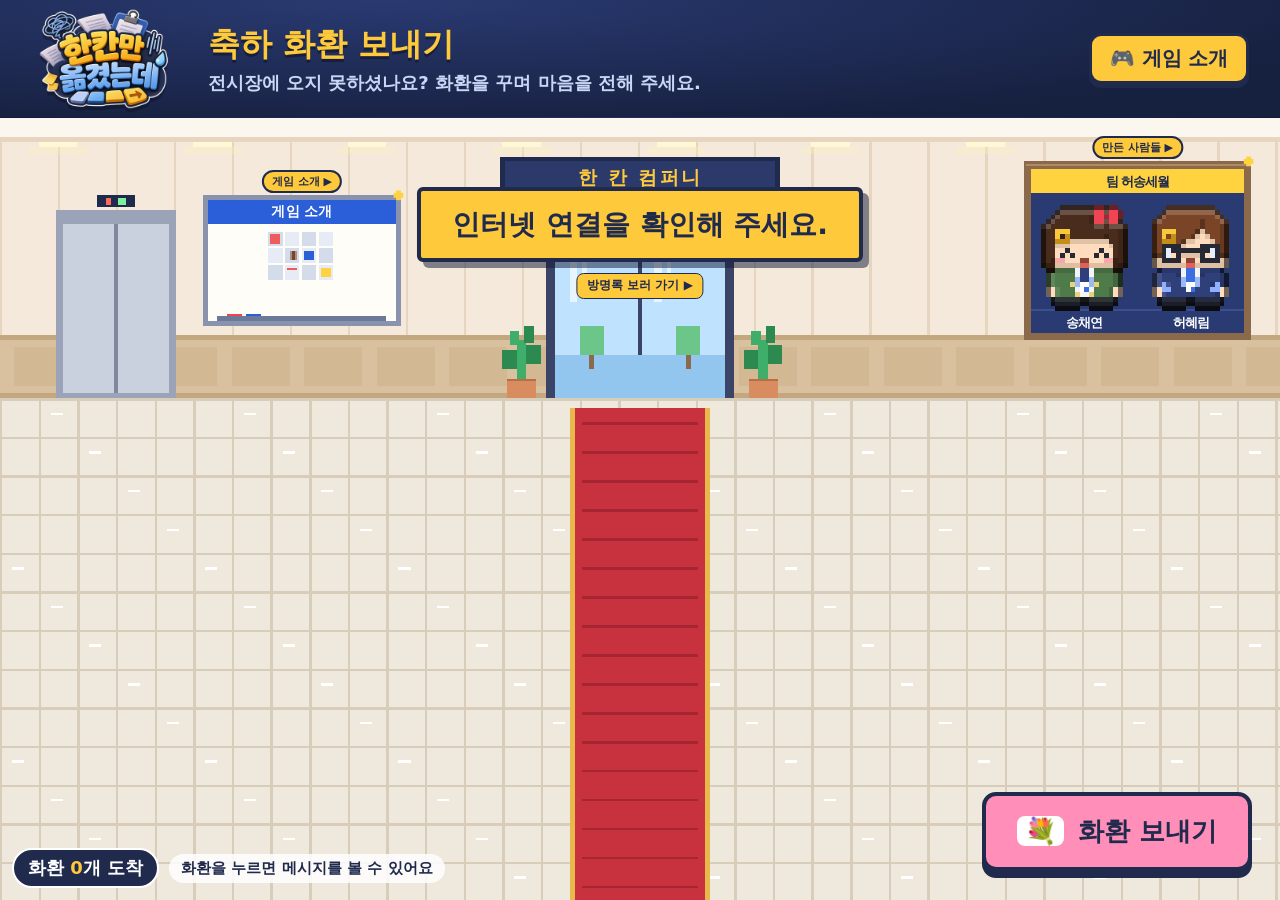
<file: public/wreath/index.html>
<!doctype html>
<html lang="ko">
<head>
<meta charset="utf-8">
<meta name="viewport" content="width=device-width, initial-scale=1, viewport-fit=cover">
<title>한 칸만 옮겼는데 · 축하 화환</title>
<meta name="description" content="졸업전시 「한 칸만 옮겼는데」에 오지 못한 분들도 화환을 꾸며 축하를 보낼 수 있어요.">
<link rel="stylesheet" href="../style.css">
<link rel="stylesheet" href="wreath.css">
</head>
<body class="wreath-page">
  <!-- 머리글 -->
  <header class="w-head">
    <img id="logoHit" src="../assets/logo.webp" alt="한 칸만 옮겼는데">
    <div class="w-copy">
      <b>축하 화환 보내기</b>
      <span>전시장에 오지 못하셨나요? 화환을 꾸며 마음을 전해 주세요.</span>
    </div>
    <button class="w-info-btn" id="infoBtn">🎮 게임 소개</button>
  </header>

  <!-- 공간: 한 칸 컴퍼니 1층 로비 -->
  <section id="space">
    <div id="stage">
      <canvas id="world"></canvas>
      <div id="layer">
        <div class="lobby-sign">한 칸 컴퍼니</div>
        <div class="door-hint">방명록 보러 가기 ▶</div>
        <div id="empty" class="empty w-empty hidden">
          <b>아직 도착한 화환이 없어요</b>
          <span>첫 번째 화환을 보내 주세요!</span>
        </div>
      </div>
    </div>
    <div id="toast" class="toast"></div>
    <div class="w-status"><span id="stCount">화환 0개 도착</span><span class="w-tip">화환을 누르면 메시지를 볼 수 있어요</span></div>
    <button id="joinBtn" class="join-btn w-join"><span class="ic">💐</span> 화환 보내기</button>
  </section>

  <!-- 보내기 흐름 -->
  <section id="flow" class="hidden">
    <div class="flow-bg"></div>

    <!-- 0. 시작 -->
    <div class="step" data-step="start">
      <img class="logo" src="../assets/logo.webp" alt="한 칸만 옮겼는데">
      <p class="lead">졸업전시에 와 주지 못해도 괜찮아요!<br>화환을 꾸며 보내면 <b>한 칸 컴퍼니 로비</b>에 배달돼요.</p>
      <button class="btn big primary" data-go="design">화환 꾸미기 시작</button>
      <p class="notice">보낸 화환과 리본 문구, 메시지는 이 사이트에 공개돼요.</p>
      <button class="btn ghost" data-close>로비 구경하기</button>
    </div>

    <!-- 1. 꾸미기 -->
    <div class="step" data-step="design">
      <header class="stage-head"><button class="back" data-back>←</button><div class="stage-tag">STEP 1</div><h2>화환 꾸미기</h2><div class="dots"><i class="on"></i><i></i><i></i></div></header>
      <div class="wardrobe">
        <div class="fitting w-fitting">
          <canvas id="bigPreview"></canvas>
          <button class="btn small" id="randomBtn">🎲 랜덤</button>
        </div>
        <div class="closet">
          <div class="ctabs" id="ctabs"></div>
          <div class="options" id="options"></div>
        </div>
      </div>
      <footer class="step-foot"><button class="btn big primary" data-go="ribbon">리본 달기</button></footer>
    </div>

    <!-- 2. 리본 -->
    <div class="step" data-step="ribbon">
      <header class="stage-head"><button class="back" data-back>←</button><div class="stage-tag">STEP 2</div><h2>리본 문구</h2><div class="dots"><i class="on"></i><i class="on"></i><i></i></div></header>
      <div class="w-ribbon">
        <canvas id="ribbonPreview"></canvas>
        <div class="w-fields">
          <label class="w-field">
            <span>왼쪽 리본 · 축하 문구</span>
            <input id="ribbonInput" autocomplete="off" placeholder="축 졸업전시">
          </label>
          <div class="chips" id="ribbonChips"></div>
          <label class="w-field">
            <span>오른쪽 리본 · 보내는 사람</span>
            <input id="senderInput" autocomplete="off" placeholder="이름 (비워 두면 익명)">
          </label>
          <div class="chips" id="senderChips"></div>
        </div>
      </div>
      <footer class="step-foot"><button class="btn big primary" data-go="msg">카드 쓰기</button></footer>
    </div>

    <!-- 3. 카드 메시지 -->
    <div class="step" data-step="msg">
      <header class="stage-head"><button class="back" data-back>←</button><div class="stage-tag">STEP 3</div><h2>축하 카드</h2><div class="dots"><i class="on"></i><i class="on"></i><i class="on"></i></div></header>
      <div class="w-card">
        <div class="w-card-top">💌 축하 카드 <small>(선택)</small></div>
        <textarea id="msgInput" placeholder="졸업과 전시를 축하하는 한 마디를 남겨 주세요"></textarea>
        <div class="w-card-foot"><span id="msgCount">0 / 80자</span></div>
      </div>
      <div class="chips" id="msgChips"></div>
      <p class="err" id="err"></p>
      <footer class="step-foot"><button class="btn big primary" id="submitBtn">화환 보내기</button></footer>
    </div>

    <!-- 4. 완료 -->
    <div class="step" data-step="done">
      <canvas id="doneFace"></canvas>
      <h2 class="done-title">배달 완료!</h2>
      <p class="lead" id="doneText">로비에서 내 화환을 찾아보세요.</p>
      <button class="btn big primary" data-close>로비로 가기</button>
    </div>
  </section>

  <!-- 화환 보기 -->
  <div id="viewer" class="modal hidden">
    <div class="w-view">
      <button class="x" data-vclose>✕</button>
      <canvas id="vFace"></canvas>
      <div class="w-view-body">
        <div class="w-view-meta"><b id="vSender"></b><span id="vInfo"></span></div>
        <p class="w-view-ribbon" id="vRibbon"></p>
        <p id="vMsg"></p>
      </div>
    </div>
  </div>

  <!-- 게임 소개 (로비의 게시판·액자, 머리글 버튼) -->
  <div id="gameInfo" class="modal hidden">
    <div class="gi-doc">
      <div class="doc-title"><b>W</b> 한칸만옮겼는데_소개.docx<button class="x" data-giclose>✕</button></div>
      <nav class="gi-nav">
        <button data-gi="story">이야기</button><button data-gi="rules">업무 규정</button><button data-gi="play">직접 해 보기</button>
        <button data-gi="video">영상</button><button data-gi="behind">비하인드</button><button data-gi="team">만든 사람들</button>
      </nav>
      <div class="gi-page"></div>
    </div>
  </div>

  <!-- 관리자 (로고를 3초 안에 5번) -->
  <div id="admin" class="modal hidden">
    <div class="admin-card">
      <div class="admin-head"><b>관리자 · 화환</b><button class="x" data-aclose>✕</button></div>
      <div id="authPane">
        <form id="loginPane" class="admin-box" autocomplete="on">
          <b>관리자 로그인</b>
          <p class="hint" id="loginHint">방명록과 같은 관리자 계정으로 로그인해요.</p>
          <input id="loginEmail" type="email" autocomplete="username" placeholder="이메일">
          <input id="loginPw" type="password" autocomplete="current-password" placeholder="비밀번호">
          <button class="btn small primary" type="submit">로그인</button>
        </form>
        <p class="err" id="pinErr"></p>
      </div>
      <div id="adminPane" class="hidden">
        <div class="admin-tools"><button class="btn small" id="reloadBtn">새로고침</button><span id="adminCount"></span></div>
        <div class="admin-list" id="adminList"></div>
      </div>
    </div>
  </div>

  <script type="module" src="wreath.js"></script>
</body>
</html>
</file>
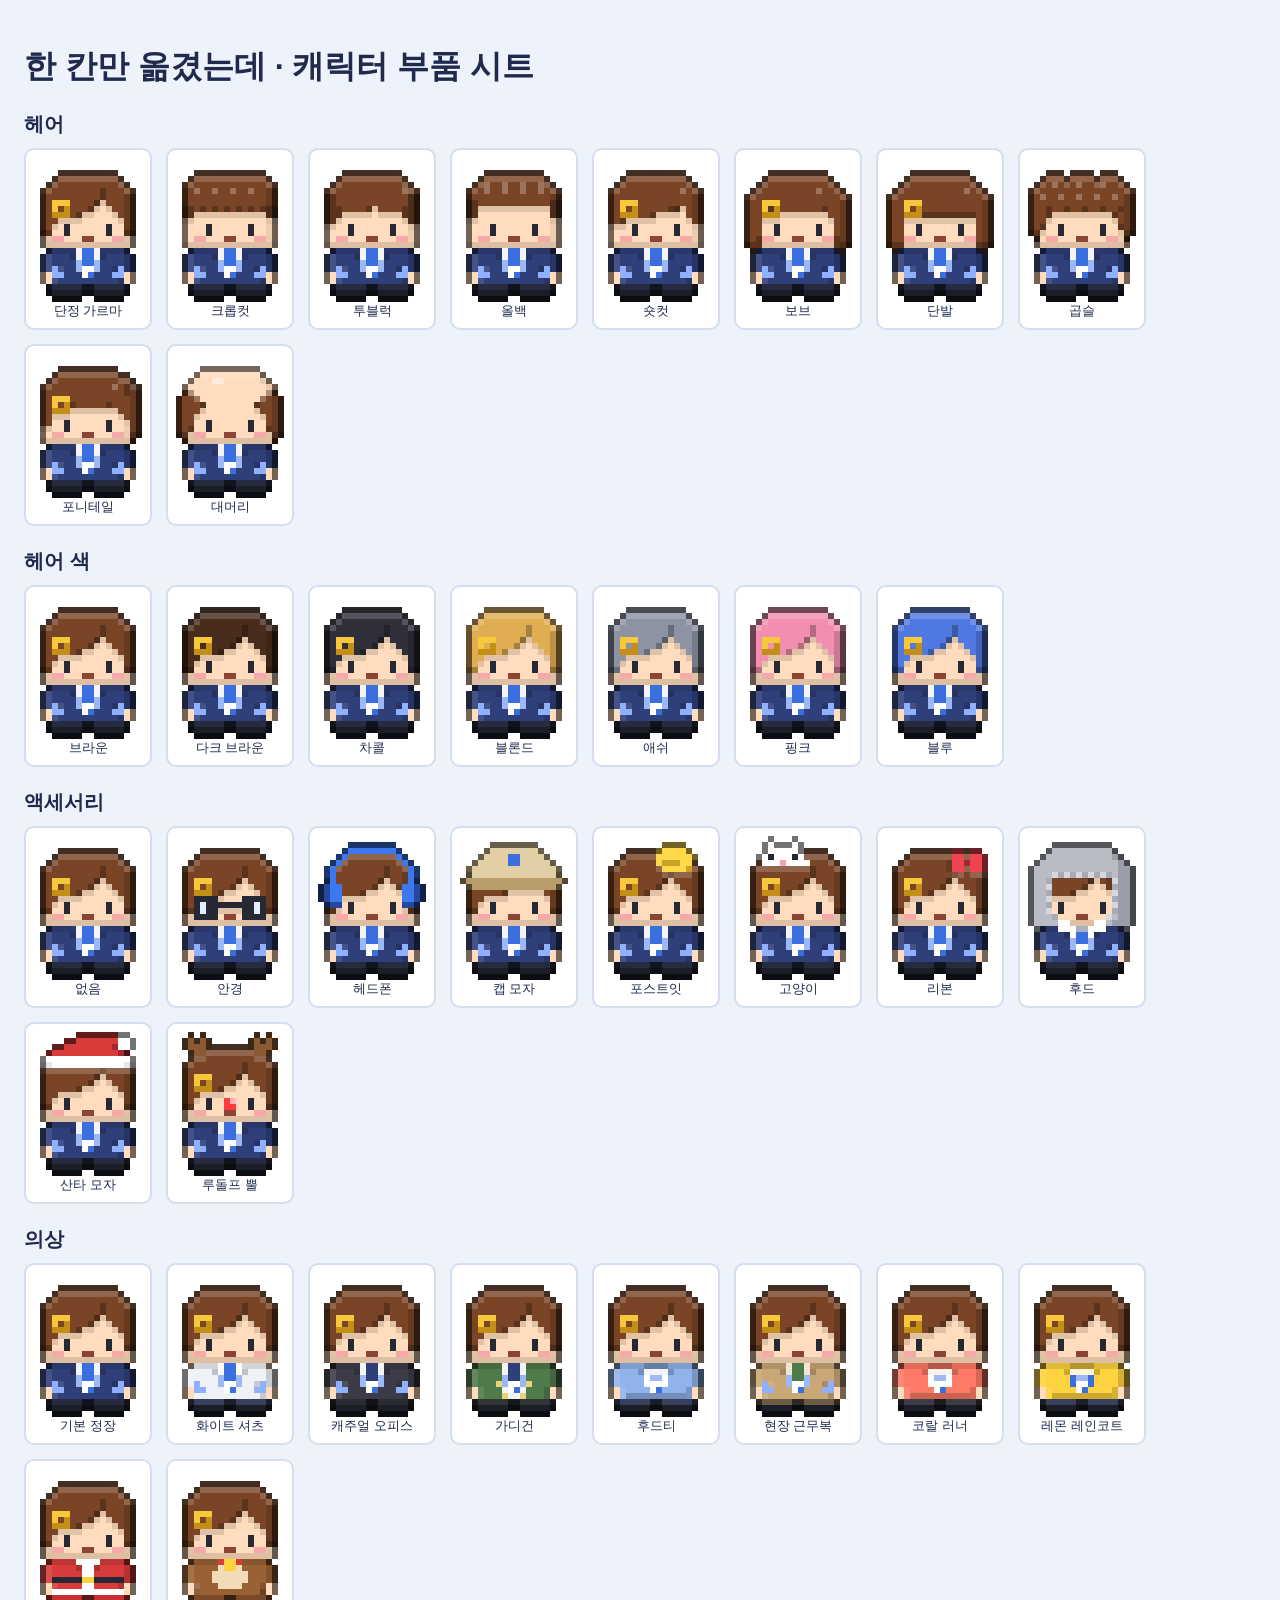
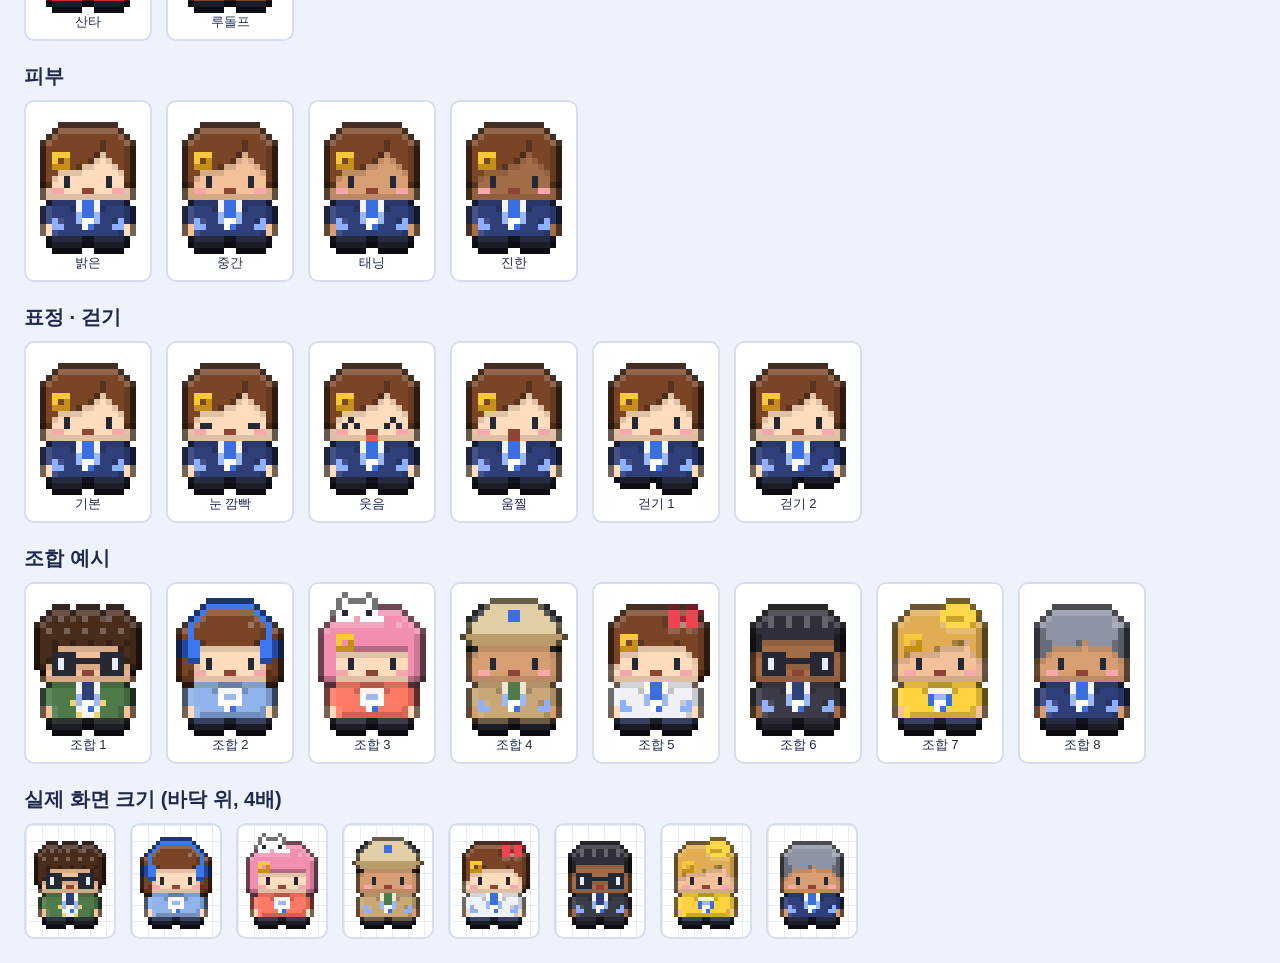
<file: public/sheet.html>
<!doctype html>
<html lang="ko">
<head>
<meta charset="utf-8">
<title>캐릭터 부품 시트</title>
<style>
  body { margin: 0; padding: 24px; background: #eef2fa; font-family: "Malgun Gothic", sans-serif; color: #1f2a4d; }
  h2 { margin: 22px 0 10px; font-size: 20px; }
  .row { display: flex; flex-wrap: wrap; gap: 14px; }
  figure { margin: 0; background: #fff; border: 2px solid #d5ddef; border-radius: 10px; padding: 8px; text-align: center; font-size: 13px; }
  canvas { image-rendering: pixelated; display: block; }
  .floor { background: linear-gradient(#e6ebf5 1px, transparent 1px) 0 0 / 16px 16px, linear-gradient(90deg, #e6ebf5 1px, transparent 1px) 0 0 / 16px 16px, #fff; }
</style>
</head>
<body>
<h1>한 칸만 옮겼는데 · 캐릭터 부품 시트</h1>
<div id="out"></div>
<script type="module">
import { PART_LISTS, DEFAULT_LOOK, paintLook } from './sprites.js';
const out = document.getElementById('out');
function section(title, items) {
  const h = document.createElement('h2'); h.textContent = title; out.append(h);
  const row = document.createElement('div'); row.className = 'row'; out.append(row);
  for (const { look, label, expr, frame, scale = 6, floor } of items) {
    const f = document.createElement('figure'); if (floor) f.classList.add('floor');
    const c = document.createElement('canvas'); paintLook(c, look, { scale, expr, frame });
    const cap = document.createElement('figcaption'); cap.textContent = label;
    f.append(c, cap); row.append(f);
  }
}
const base = { ...DEFAULT_LOOK };
const titles = { hair: '헤어', hairColor: '헤어 색', acc: '액세서리', outfit: '의상', skin: '피부' };
for (const key of Object.keys(PART_LISTS)) section(titles[key], PART_LISTS[key].map((p) => ({ look: { ...base, [key]: p.id }, label: p.name })));
section('표정 · 걷기', [
  ['normal', 0, '기본'], ['blink', 0, '눈 깜빡'], ['happy', 0, '웃음'], ['oops', 0, '움찔'], ['normal', 1, '걷기 1'], ['normal', 2, '걷기 2'],
].map(([expr, frame, label]) => ({ look: base, expr, frame, label })));
const mixes = [
  { hair: 'curly', hairColor: 'dark', acc: 'glasses', outfit: 'cardigan', skin: 'mid' },
  { hair: 'bob', hairColor: 'brown', acc: 'headphone', outfit: 'hoodie', skin: 'light' },
  { hair: 'blunt', hairColor: 'pink', acc: 'cat', outfit: 'coral', skin: 'light' },
  { hair: 'crop', hairColor: 'charcoal', acc: 'cap', outfit: 'field', skin: 'tan' },
  { hair: 'pony', hairColor: 'brown', acc: 'ribbon', outfit: 'white', skin: 'light' },
  { hair: 'slick', hairColor: 'charcoal', acc: 'glasses', outfit: 'casual', skin: 'deep' },
  { hair: 'short', hairColor: 'blonde', acc: 'postit', outfit: 'lemon', skin: 'mid' },
  { hair: 'twoblock', hairColor: 'ash', acc: 'none', outfit: 'suit', skin: 'tan' },
];
section('조합 예시', mixes.map((look, i) => ({ look, label: '조합 ' + (i + 1) })));
section('실제 화면 크기 (바닥 위, 4배)', mixes.map((look, i) => ({ look, label: '', scale: 4, floor: true })));
</script>
</body>
</html>
</file>
<file: public/style.css>
:root {
  --blue: #2b5fd9; --blue-d: #1f47a8; --blue-l: #e3ebfb; --navy: #1f2a4d; --ink: #3b4466;
  --yellow: #ffc93c; --yellow-d: #e0a419; --coral: #ff6b5b; --green: #3fbf7f;
  --paper: #ffffff; --bg: #dfe8fb;
  --font: "Malgun Gothic", "맑은 고딕", "Apple SD Gothic Neo", "Noto Sans KR", system-ui, sans-serif;
}
* { box-sizing: border-box; -webkit-tap-highlight-color: transparent; }
html, body { margin: 0; height: 100%; overflow: hidden; background: #16203f; font-family: var(--font); color: var(--navy);
  -webkit-user-select: none; user-select: none; overscroll-behavior: none; touch-action: manipulation; }
input, textarea { -webkit-user-select: text; user-select: text; font-family: var(--font); }
button { font-family: var(--font); cursor: pointer; touch-action: manipulation; }
.hidden { display: none !important; }

/* ---------- 공간 ---------- */
#space { position: fixed; inset: 0; background: radial-gradient(ellipse at 50% 40%, #2a3a72, #121a36 75%); }
#world, #layer { position: absolute; image-rendering: pixelated; image-rendering: crisp-edges; }
#stage { position: absolute; inset: 0; }
.booth-head { display: none; }
#layer { --s: 4; overflow: hidden; }
.L { position: absolute; }
#adminHit { position: absolute; left: 0; top: 0; width: max(calc(16px * var(--s)), 48px); height: max(calc(14px * var(--s)), 48px); background: transparent; border: 0; z-index: 5; }
.title-text { position: absolute; left: 0; right: 0; top: 0; height: calc(14px * var(--s)); line-height: calc(14px * var(--s));
  text-align: center; color: #fff; font-size: calc(6.2px * var(--s)); font-weight: 600; pointer-events: none; }
.tabs { position: absolute; left: calc(10px * var(--s)); right: calc(10px * var(--s)); top: calc(14.5px * var(--s)); height: calc(9px * var(--s));
  display: flex; gap: calc(9px * var(--s)); align-items: center; font-size: calc(5.2px * var(--s)); color: #4a5578; pointer-events: none; }
.tabs .on { color: var(--blue); font-weight: 700; box-shadow: 0 calc(1px * var(--s)) 0 var(--blue); }
.tabs .font { position: absolute; left: calc(219px * var(--s)); top: calc(9.5px * var(--s)); font-size: calc(4.4px * var(--s)); color: #3b4466; }
.door-sign { position: absolute; left: calc(428px * var(--s)); top: calc(43px * var(--s)); width: calc(24px * var(--s)); height: calc(9px * var(--s));
  line-height: calc(9px * var(--s)); text-align: center; color: #fff; font-weight: 800; font-size: calc(6px * var(--s)); letter-spacing: .05em; pointer-events: none; }
.status-text { position: absolute; left: calc(10px * var(--s)); top: calc((var(--lh, 324) - 10) * 1px * var(--s)); height: calc(10px * var(--s)); display: flex; gap: calc(12px * var(--s));
  align-items: center; font-size: calc(5px * var(--s)); color: #4a5578; pointer-events: none; }
.status-text b { color: var(--blue); }
.zoom-text { position: absolute; left: calc(544px * var(--s)); top: calc((var(--lh, 324) - 10) * 1px * var(--s)); height: calc(10px * var(--s)); line-height: calc(10px * var(--s));
  font-size: calc(4.6px * var(--s)); color: #4a5578; pointer-events: none; }

.name-tag { position: absolute; left: 0; top: 0; padding: 0 calc(1.5px * var(--s)); max-width: calc(34px * var(--s)); white-space: nowrap; overflow: hidden; text-overflow: ellipsis;
  font-size: calc(4.1px * var(--s)); line-height: 1.25; font-weight: 700; color: var(--navy); background: rgba(255,255,255,.85);
  border-radius: calc(1px * var(--s)); pointer-events: none; z-index: 2; }
.name-tag.new { background: var(--yellow); }
.bubble { position: absolute; left: 0; top: 0; max-width: calc(92px * var(--s)); width: max-content; padding: calc(2.5px * var(--s)) calc(4px * var(--s));
  background: #fff; color: var(--navy); font-size: calc(5.2px * var(--s)); line-height: 1.35; font-weight: 600; word-break: keep-all; overflow-wrap: anywhere;
  border: calc(1px * var(--s)) solid var(--navy); box-shadow: calc(1px * var(--s)) calc(1px * var(--s)) 0 rgba(31,42,77,.25);
  opacity: 0; pointer-events: none; transition: opacity .25s; margin-top: calc(-3px * var(--s)); }
.bubble::after { content: ""; position: absolute; left: 50%; bottom: calc(-3px * var(--s)); width: calc(4px * var(--s)); height: calc(4px * var(--s));
  background: #fff; border-right: calc(1px * var(--s)) solid var(--navy); border-bottom: calc(1px * var(--s)) solid var(--navy); transform: translateX(-50%) rotate(45deg); }
.bubble.on { opacity: 1; }

.empty { position: absolute; left: calc(100px * var(--s)); top: calc(170px * var(--s)); transform: translate(-50%, -50%); text-align: center; background: rgba(255,255,255,.92);
  padding: calc(6px * var(--s)) calc(12px * var(--s)); border: calc(1px * var(--s)) dashed var(--blue); pointer-events: none; }
.empty b { display: block; font-size: calc(7px * var(--s)); color: var(--blue); }
.empty span { font-size: calc(5px * var(--s)); color: var(--ink); }

.toast { position: absolute; left: 50%; top: 9%; transform: translate(-50%, -30px); opacity: 0; transition: .35s; z-index: 30;
  background: var(--yellow); color: var(--navy); font-weight: 800; font-size: clamp(18px, 2.2vw, 40px); padding: .5em 1.1em;
  border: 4px solid var(--navy); box-shadow: 6px 6px 0 rgba(15,22,50,.5); border-radius: 6px; white-space: nowrap; pointer-events: none; }
.toast.on { opacity: 1; transform: translate(-50%, 0); }
.group-banner { position: absolute; left: 50%; bottom: 10%; transform: translate(-50%, 30px); opacity: 0; transition: .3s; z-index: 30; pointer-events: none;
  background: var(--blue); color: #fff; font-weight: 800; font-size: clamp(16px, 1.8vw, 34px); padding: .45em 1.1em; border: 4px solid var(--navy);
  box-shadow: 6px 6px 0 rgba(15,22,50,.5); border-radius: 6px; white-space: nowrap; }
.group-banner.on { opacity: 1; transform: translate(-50%, 0); }
.group-banner .arrow { display: inline-block; background: var(--yellow); color: var(--navy); padding: 0 .35em; border-radius: 4px; margin-right: .3em; }

.join-btn { position: absolute; right: 2.2vw; bottom: 3.2vh; z-index: 20; font-size: clamp(18px, 2vw, 36px); font-weight: 800; color: var(--navy);
  background: var(--yellow); border: 4px solid var(--navy); border-radius: 14px; padding: .7em 1.2em; box-shadow: 0 7px 0 var(--navy);
  animation: nudge 2.4s ease-in-out infinite; }
.join-btn:active { transform: translateY(5px); box-shadow: 0 2px 0 var(--navy); animation: none; }
.join-btn .ic { display: inline-block; background: var(--blue); color: #fff; border-radius: 8px; padding: 0 .3em; margin-right: .2em; }
@keyframes nudge { 0%, 80%, 100% { transform: translateY(0); } 88% { transform: translateY(-8px); } }
body.mode-display .join-btn, body.mode-booth .join-btn, body.mode-kiosk #space, body.mode-kiosk .btn.ghost { display: none; }

/* ---------- 참여 흐름 ---------- */
#flow { position: fixed; inset: 0; z-index: 40; display: flex; align-items: center; justify-content: center; }
.flow-bg { position: absolute; inset: 0; background:
  linear-gradient(rgba(43,95,217,.06) 1px, transparent 1px) 0 0 / 32px 32px,
  linear-gradient(90deg, rgba(43,95,217,.06) 1px, transparent 1px) 0 0 / 32px 32px, var(--bg); }
.step { position: relative; display: none; width: min(1100px, 94vw); max-height: 96vh; flex-direction: column; align-items: center; gap: 18px; }
.step.on { display: flex; animation: pop .3s ease-out; }
@keyframes pop { from { opacity: 0; transform: translateY(14px); } to { opacity: 1; transform: none; } }
.logo { width: min(560px, 70vw); filter: drop-shadow(0 8px 0 rgba(31,42,77,.12)); }
.lead { font-size: clamp(18px, 2vw, 28px); text-align: center; line-height: 1.6; margin: 0; color: var(--ink); font-weight: 600; }

.btn { white-space: nowrap; border: 3px solid var(--navy); background: #fff; color: var(--navy); font-weight: 800; border-radius: 14px; padding: .55em 1.1em; font-size: 20px;
  box-shadow: 0 5px 0 var(--navy); transition: transform .06s; min-height: 56px; }
.btn:active { transform: translateY(4px); box-shadow: 0 1px 0 var(--navy); }
.btn.big { font-size: clamp(22px, 2.3vw, 34px); padding: .55em 1.6em; min-height: 76px; }
.btn.primary { background: var(--blue); color: #fff; }
.btn.small { font-size: 18px; min-height: 48px; padding: .35em .9em; }
.btn.ghost { background: transparent; box-shadow: none; border-color: transparent; color: var(--ink); text-decoration: underline; }
.btn:disabled { opacity: .5; }

.stage-head { width: 100%; display: flex; align-items: center; gap: 16px; background: #fff; border: 3px solid var(--navy); border-radius: 16px; padding: 10px 18px;
  box-shadow: 0 5px 0 rgba(31,42,77,.2); }
.stage-head h2 { margin: 0; font-size: clamp(22px, 2.4vw, 34px); flex: 1; }
.stage-tag { background: var(--blue-l); color: var(--blue); font-weight: 800; padding: 4px 14px; border-radius: 999px; font-size: 18px; }
.back { width: 56px; height: 56px; border-radius: 12px; border: 3px solid var(--navy); background: var(--blue); color: #fff; font-size: 28px; font-weight: 800; }
.dots { display: flex; gap: 8px; }
.dots i { width: 18px; height: 18px; border-radius: 4px; background: #d5ddef; border: 2px solid var(--navy); }
.dots i.on { background: var(--yellow); }
.step-foot { display: flex; justify-content: center; width: 100%; }

/* 옷장 */
.wardrobe { width: 100%; display: grid; grid-template-columns: minmax(240px, 34%) 1fr; gap: 18px; min-height: 0; }
.fitting { position: relative; background: linear-gradient(#f4f7fe, #e4ecfc); border: 3px solid var(--navy); border-radius: 18px; display: flex; flex-direction: column;
  align-items: center; justify-content: center; padding: 30px 10px 18px; gap: 10px; overflow: hidden; }
.rack { position: absolute; top: 18px; left: 10%; right: 10%; height: 8px; background: #b6c3e2; border-radius: 4px; }
.rack::before, .rack::after { content: ""; position: absolute; top: 8px; width: 34px; height: 46px; border-radius: 6px 6px 2px 2px; }
.rack::before { left: 8%; background: var(--coral); opacity: .6; } .rack::after { right: 8%; background: var(--yellow); opacity: .7; }
#bigPreview { position: relative; image-rendering: pixelated; width: min(100%, 260px); height: auto; z-index: 1; margin-top: 30px; }
.pedestal { width: 70%; height: 22px; background: #c7d3ee; border-radius: 50%; margin-top: -24px; border: 3px solid #a9b8dc; }
.closet { background: #fff; border: 3px solid var(--navy); border-radius: 18px; display: flex; flex-direction: column; min-height: 0; overflow: hidden; }
.ctabs { display: flex; gap: 6px; padding: 10px; background: #f1f4fb; border-bottom: 2px solid #d5ddef; flex-wrap: wrap; }
.ctabs button { flex: 1; min-width: 90px; min-height: 54px; border: 2px solid transparent; border-radius: 10px; background: transparent; font-size: 19px; font-weight: 800; color: #6a7597; }
.ctabs button.on { background: #fff; border-color: var(--navy); color: var(--blue); box-shadow: 0 3px 0 var(--navy); }
.options { display: grid; grid-template-columns: repeat(auto-fill, minmax(118px, 1fr)); gap: 10px; padding: 12px; overflow-y: auto; max-height: 52vh; }
.opt { display: flex; flex-direction: column; align-items: center; gap: 4px; padding: 8px 4px; border: 3px solid #d5ddef; border-radius: 12px; background: #f8faff;
  font-size: 16px; font-weight: 700; color: var(--ink); min-height: 118px; }
.opt canvas { image-rendering: pixelated; width: 72px; height: 96px; }
.opt.on { border-color: var(--blue); background: #eaf0ff; box-shadow: 0 0 0 3px var(--yellow) inset; }
.opt .sw { width: 64px; height: 64px; border-radius: 10px; border: 3px solid var(--navy); margin: 12px 0; }

/* 사원증 */
.badge-wrap { position: relative; display: flex; flex-direction: column; align-items: center; }
.lanyard { width: 120px; height: 60px; border: 10px solid var(--blue); border-bottom: 0; border-radius: 60px 60px 0 0; margin-bottom: -8px; }
.badge { width: min(440px, 80vw); background: #fff; border: 4px solid var(--navy); border-radius: 22px; padding: 18px 26px 26px; display: flex; flex-direction: column;
  align-items: center; gap: 12px; box-shadow: 0 8px 0 rgba(31,42,77,.25); }
.badge-top { width: 100%; background: var(--blue); color: #fff; font-weight: 800; text-align: center; border-radius: 10px; padding: 8px; font-size: 18px; }
#badgeFace { image-rendering: pixelated; width: 150px; height: auto; background: var(--blue-l); border-radius: 12px; border: 3px solid #c7d3ee; }
#nameInput { width: 100%; font-size: 30px; font-weight: 800; text-align: center; border: 0; border-bottom: 4px dashed var(--blue); padding: 8px; outline: none; color: var(--navy); background: transparent; }
.badge-bar { width: 70%; height: 14px; background: repeating-linear-gradient(90deg, var(--navy) 0 3px, transparent 3px 6px, var(--navy) 6px 7px, transparent 7px 11px); }
.chips { display: flex; flex-wrap: wrap; gap: 10px; justify-content: center; max-width: 100%; }
.chip { border: 2px solid var(--navy); background: #fff; border-radius: 999px; padding: 10px 18px; font-size: 18px; font-weight: 700; color: var(--ink); min-height: 50px; }
.chip:active { background: var(--yellow); }
.chip.alt { background: var(--blue-l); }

/* 워드 문서 */
.doc { width: 100%; background: #fff; border: 3px solid var(--navy); border-radius: 14px; overflow: hidden; box-shadow: 0 6px 0 rgba(31,42,77,.2); }
.doc-title { background: var(--blue); color: #fff; font-weight: 700; padding: 8px 14px; font-size: 18px; display: flex; align-items: center; gap: 8px; }
.doc-title b { background: #fff; color: var(--blue); border-radius: 4px; padding: 0 6px; }
.doc-ribbon { display: flex; gap: 6px; align-items: center; background: #f3f5fa; padding: 6px 14px; border-bottom: 1px solid #d9dfeb; font-size: 16px; color: var(--ink); }
.doc-ribbon span { width: 30px; text-align: center; font-weight: 800; }
.doc-ribbon em { font-style: normal; background: #fff; border: 1px solid #d9dfeb; padding: 2px 10px; margin-left: 6px; }
.doc-page { position: relative; padding: 22px 26px 22px 150px; min-height: 230px; background:
  linear-gradient(#eef2fa 1px, transparent 1px) 0 0 / 100% 46px, #fff; }
#docFace, #vFace { position: absolute; left: 24px; top: 22px; image-rendering: pixelated; width: 100px; height: auto; }
#msgInput { width: 100%; height: 190px; border: 0; outline: none; resize: none; background: transparent; font-size: clamp(24px, 2.4vw, 32px); line-height: 46px; color: var(--navy); font-weight: 600; }
.doc-status { display: flex; gap: 22px; padding: 6px 14px; background: #e8ecf4; font-size: 16px; color: #4a5578; }
.err { color: #d63b3b; font-weight: 800; min-height: 1.2em; margin: 0; font-size: 20px; }

/* 완료 */
#doneFace { image-rendering: pixelated; width: 200px; height: auto; animation: hop 1s ease-in-out infinite; }
@keyframes hop { 50% { transform: translateY(-14px); } }
.done-title { font-size: clamp(40px, 5vw, 72px); margin: 0; color: var(--blue); -webkit-text-stroke: 2px var(--navy); text-shadow: 0 5px 0 var(--yellow); }

/* 보기 / 관리자 */
.modal { position: fixed; inset: 0; z-index: 60; background: rgba(15,22,50,.55); display: flex; align-items: center; justify-content: center; }
.viewer-doc { width: min(820px, 92vw); animation: pop .25s ease-out; }
.viewer-doc .doc-page { min-height: 260px; padding-left: 160px; }
.x { margin-left: auto; width: 44px; height: 44px; border: 2px solid #fff; border-radius: 10px; background: transparent; color: #fff; font-size: 22px; font-weight: 800; }
.v-meta { display: flex; gap: 14px; align-items: baseline; margin-bottom: 8px; }
.v-meta b { font-size: 28px; }
.v-meta span { color: #6a7597; font-size: 18px; }
#vMsg { font-size: clamp(24px, 2.6vw, 34px); line-height: 46px; margin: 0; font-weight: 600; white-space: pre-wrap; word-break: keep-all; overflow-wrap: anywhere; }

.admin-card { width: min(900px, 94vw); max-height: 90vh; background: #fff; border: 3px solid var(--navy); border-radius: 16px; display: flex; flex-direction: column; overflow: hidden; }
.admin-head { display: flex; align-items: center; background: var(--navy); color: #fff; padding: 10px 16px; font-size: 20px; }
#pinPane { display: flex; flex-direction: column; align-items: center; gap: 14px; }
.pin-dots { display: flex; gap: 12px; min-height: 28px; }
.pin-dots i { width: 22px; height: 22px; border-radius: 50%; background: var(--navy); }
.keypad { display: grid; grid-template-columns: repeat(3, 90px); gap: 10px; }
.keypad button { height: 72px; font-size: 28px; font-weight: 800; border: 3px solid var(--navy); border-radius: 12px; background: #f1f4fb; }
#authPane { padding: 16px 20px 20px; display: flex; flex-direction: column; gap: 14px; overflow-y: auto; }
.admin-box { border: 2px solid #e1e6f2; border-radius: 12px; padding: 14px; display: flex; flex-direction: column; gap: 8px; }
.admin-box b { font-size: 18px; }
.admin-box .hint { margin: 0; color: #6a7597; font-size: 15px; }
.admin-box input { font-size: 20px; padding: 10px 12px; border: 2px solid #c7d3ee; border-radius: 10px; outline: none; width: 100%; }
.admin-box input:focus { border-color: var(--blue); }
.field-row { display: flex; gap: 8px; }
.state { margin: 0; font-weight: 700; color: var(--blue); }
.notice { margin: 0; font-size: 16px; color: #6a7597; text-align: center; }
.notice.warn { color: #d63b3b; font-weight: 800; font-size: 20px; line-height: 1.5; }
.admin-tools { display: flex; gap: 10px; align-items: center; padding: 12px 16px; border-bottom: 2px solid #e1e6f2; }
.admin-tools span { margin-left: auto; color: #6a7597; }
.admin-list { overflow-y: auto; padding: 8px 16px 16px; }
.arow { display: grid; grid-template-columns: 56px 1fr auto; gap: 12px; align-items: center; padding: 10px 0; border-bottom: 1px solid #eef1f7; }
.arow.hid { opacity: .45; }
.arow .no { font-weight: 800; color: var(--blue); }
.arow .t b { display: block; } .arow .t span { color: var(--ink); }
.arow .t small { color: #8a93ad; }

/* ---------- 부스 모드: 방명록 + 세로 영상 (?mode=booth) ---------- */
body.mode-booth { --vw: calc(100vh * var(--video-ratio, 0.5625)); }
body.mode-booth #space { right: var(--vw); display: flex; flex-direction: column; }
body.mode-booth.video-left #space { right: 0; left: var(--vw); }
body.mode-booth #stage { position: relative; inset: auto; flex: 1; min-height: 0; }
body.mode-booth .booth-head { display: flex; align-items: center; gap: 2vw; height: 17vh; padding: 2.4vh 2.4vw 0; flex: none; }
.booth-head img { height: 100%; width: auto; filter: drop-shadow(0 6px 0 rgba(0, 0, 0, .25)); }
.booth-copy { display: flex; flex-direction: column; gap: .6vh; }
.booth-copy b { word-break: keep-all; color: var(--yellow); font-size: 4.2vh; font-weight: 800; text-shadow: 0 3px 0 rgba(0, 0, 0, .35); }
.booth-copy span { word-break: keep-all; color: #c9d6f5; font-size: 2.4vh; font-weight: 600; }
body.mode-booth .join-btn { font-size: clamp(18px, 2.6vh, 36px); }

#videoPane { position: fixed; top: 0; bottom: 0; right: 0; width: var(--vw); background: #0b1126; z-index: 10; overflow: hidden;
  border-left: 4px solid var(--navy); box-shadow: -10px 0 30px rgba(0, 0, 0, .35); }
body.video-left #videoPane { left: 0; right: auto; border-left: 0; border-right: 4px solid var(--navy); box-shadow: 10px 0 30px rgba(0, 0, 0, .35); }
#videoPane video { position: absolute; inset: 0; width: 100%; height: 100%; object-fit: var(--video-fit, contain); display: block;
  background: #0b1126; opacity: 0; transition: opacity .25s; }
#videoPane video.on { opacity: 1; }
.video-tag { position: absolute; top: 1.6vh; left: 1.6vh; background: var(--yellow); color: var(--navy); font-weight: 800; font-size: 1.6vh;
  padding: .3em .7em; border: 2px solid var(--navy); border-radius: 6px; letter-spacing: .08em; pointer-events: none; }
body.mode-booth #flow, body.mode-booth #viewer { right: var(--vw); }
body.mode-booth.video-left #flow, body.mode-booth.video-left #viewer { right: 0; left: var(--vw); }
</file>
<file: public/wreath/wreath.css>
/* 축하 화환 페이지: ../style.css 위에 덮어써요 (휴대폰 세로 화면도 함께 고려) */
body.wreath-page { --hh: clamp(64px, 13vh, 128px); background: #16203f; }

/* 머리글 */
.w-head { position: fixed; top: 0; left: 0; right: 0; height: var(--hh); display: flex; align-items: center; gap: clamp(10px, 2vw, 28px);
  padding: 8px clamp(12px, 2.4vw, 36px); background: radial-gradient(ellipse at 30% 0%, #2a3a72, #16203f 80%); z-index: 5; }
.w-head img { height: 100%; width: auto; max-width: 38vw; object-fit: contain; filter: drop-shadow(0 4px 0 rgba(0,0,0,.25)); }
.w-copy { display: flex; flex-direction: column; gap: 4px; min-width: 0; }
.w-copy b { color: var(--yellow); font-size: clamp(18px, 3.6vh, 40px); font-weight: 800; word-break: keep-all; text-shadow: 0 3px 0 rgba(0,0,0,.35); }
.w-copy span { color: #c9d6f5; font-size: clamp(12px, 2vh, 22px); font-weight: 600; word-break: keep-all; }

/* 공간 */
body.wreath-page #space { top: var(--hh); background: radial-gradient(ellipse at 50% 30%, #2a3a72, #121a36 80%); }
.lobby-sign { position: absolute; left: 50%; top: calc(18px * var(--s)); transform: translateX(-50%); height: calc(14px * var(--s)); line-height: calc(14px * var(--s));
  color: var(--yellow); font-weight: 800; font-size: calc(8px * var(--s)); letter-spacing: .12em; white-space: nowrap; pointer-events: none; }
.door-hint { position: absolute; left: 50%; top: calc(64px * var(--s)); transform: translateX(-50%); white-space: nowrap; pointer-events: none;
  background: var(--yellow); color: var(--navy); font-weight: 800; font-size: calc(5px * var(--s)); padding: calc(1.5px * var(--s)) calc(4px * var(--s));
  border: calc(.8px * var(--s)) solid var(--navy); border-radius: calc(3px * var(--s)); animation: doorHint 2s ease-in-out infinite; }
@keyframes doorHint { 0%, 100% { transform: translateX(-50%) translateY(0); } 50% { transform: translateX(-50%) translateY(calc(-2px * var(--s))); } }
.w-empty { left: 50%; top: calc(178px * var(--s)); border-color: #c8323f; }
.w-empty b { color: #c8323f; }
.w-status { position: absolute; left: 12px; bottom: 12px; display: flex; gap: 10px; align-items: center; z-index: 20; pointer-events: none;
  font-size: clamp(13px, 1.6vw, 18px); font-weight: 700; color: #fff; }
.w-status #stCount { background: var(--navy); border: 2px solid #fff; border-radius: 999px; padding: 6px 14px; }
.w-status #stCount b { color: var(--yellow); }
.w-tip { color: var(--navy); background: rgba(255,255,255,.85); border-radius: 999px; padding: 4px 12px; font-size: .85em; }
.w-join { background: #ff8fb8; }
.w-join .ic { background: #fff; color: var(--navy); }

/* 흐름: 휴대폰에서는 위아래로 스크롤 */
body.wreath-page #flow { overflow-y: auto; align-items: flex-start; padding: 18px 0 30px; }
body.wreath-page .step { max-height: none; margin: auto; }
.w-fitting { padding: 18px 10px; }
#bigPreview { width: min(100%, 200px); margin-top: 0; }
.opt canvas.wthumb { width: 48px; height: 116px; }
.opt .sw { margin: 8px 0; }
.options { max-height: 54vh; }

/* 리본 */
.w-ribbon { width: 100%; display: grid; grid-template-columns: minmax(180px, 30%) 1fr; gap: 18px; align-items: start; }
#ribbonPreview { width: 100%; max-width: 220px; justify-self: center; image-rendering: pixelated; background: linear-gradient(#f4ecdf, #e8dcc8);
  border: 3px solid var(--navy); border-radius: 18px; padding: 10px; }
.w-fields { display: flex; flex-direction: column; gap: 12px; }
.w-field { display: flex; flex-direction: column; gap: 6px; background: #fff; border: 3px solid var(--navy); border-radius: 14px; padding: 10px 14px; }
.w-field span { font-weight: 800; color: var(--blue); font-size: 16px; }
.w-field input { font-size: clamp(20px, 2.4vw, 28px); font-weight: 800; border: 0; border-bottom: 3px dashed #c8323f; padding: 6px 2px; outline: none; color: var(--navy); background: transparent; }
.w-fields .chips { justify-content: flex-start; }
.w-fields .chip { min-height: 42px; padding: 6px 14px; font-size: 16px; }

/* 카드 */
.w-card { width: min(720px, 100%); background: #fffaf2; border: 3px solid var(--navy); border-radius: 16px; overflow: hidden; box-shadow: 0 6px 0 rgba(31,42,77,.2); }
.w-card-top { background: #ff8fb8; color: var(--navy); font-weight: 800; padding: 8px 14px; font-size: 18px; }
.w-card-top small { font-weight: 600; opacity: .7; }
.w-card textarea { width: 100%; height: 150px; border: 0; outline: none; resize: none; padding: 14px 18px; background:
  linear-gradient(#f3e6d6 1px, transparent 1px) 0 12px / 100% 40px, transparent; font-size: clamp(20px, 2.2vw, 28px); line-height: 40px; color: var(--navy); font-weight: 600; }
.w-card-foot { display: flex; justify-content: flex-end; padding: 6px 14px; background: #f6ead9; color: #6a7597; font-size: 15px; }

#doneFace { width: 150px; height: auto; image-rendering: pixelated; animation: hop 1.2s ease-in-out infinite; }
body.wreath-page .done-title { color: #c8323f; text-shadow: 0 5px 0 var(--yellow); }

/* 보기 */
.w-view { position: relative; display: flex; gap: 20px; align-items: center; width: min(720px, 92vw); background: #fffaf2; border: 3px solid var(--navy);
  border-radius: 18px; padding: 22px; box-shadow: 0 8px 0 rgba(15,22,50,.4); animation: pop .25s ease-out; }
.w-view .x { position: absolute; right: 10px; top: 10px; border-color: var(--navy); color: var(--navy); }
body.wreath-page #vFace { position: static; width: 150px; height: auto; flex: none; image-rendering: pixelated; }
.w-view-body { flex: 1; min-width: 0; }
.w-view-meta { display: flex; flex-wrap: wrap; gap: 6px 12px; align-items: baseline; margin-right: 40px; }
.w-view-meta b { font-size: clamp(20px, 2.6vw, 28px); }
.w-view-meta span { color: #6a7597; font-size: 15px; }
.w-view-ribbon { display: inline-block; margin: 10px 0; padding: 4px 12px; background: #c8323f; color: #fff4c9; font-weight: 800; border-radius: 6px; font-size: 18px; }
#vMsg { margin: 0; font-size: clamp(18px, 2.2vw, 26px); line-height: 1.6; font-weight: 600; white-space: pre-wrap; word-break: keep-all; overflow-wrap: anywhere; }

/* 게임 소개 버튼 (머리글 오른쪽) */
.w-info-btn { margin-left: auto; flex: none; border: 3px solid var(--navy); background: var(--yellow); color: var(--navy); font-weight: 800; border-radius: 12px;
  font-size: clamp(14px, 2.2vh, 22px); padding: .45em .9em; box-shadow: 0 4px 0 var(--navy); }
.w-info-btn:active { transform: translateY(3px); box-shadow: 0 1px 0 var(--navy); }
.spot-label { position: absolute; transform: translate(-50%, -100%); white-space: nowrap; pointer-events: none; background: var(--yellow); color: var(--navy);
  font-weight: 800; font-size: max(11px, calc(4.6px * var(--s))); padding: 2px 8px; border: 2px solid var(--navy); border-radius: 999px; animation: doorHint 2s ease-in-out infinite; }

/* 게임 소개 창 (워드 문서 모양) */
.gi-doc { width: min(980px, 96vw); height: min(92vh, 1100px); display: flex; flex-direction: column; background: #fff; border: 3px solid var(--navy);
  border-radius: 14px; overflow: hidden; box-shadow: 0 10px 0 rgba(15,22,50,.4); animation: pop .25s ease-out; }
.gi-doc .doc-title { flex: none; }
.gi-nav { flex: none; display: flex; gap: 4px; background: #f3f5fa; border-bottom: 1px solid #d9dfeb; padding: 6px 10px; overflow-x: auto; scrollbar-width: none; }
.gi-nav::-webkit-scrollbar { display: none; }
.gi-nav button { flex: none; border: 0; background: transparent; font-size: 16px; font-weight: 700; color: #4a5578; padding: 6px 12px; border-radius: 8px; }
.gi-nav button:hover { background: #fff; color: var(--blue); }
.gi-page { position: relative; flex: 1; overflow-y: auto; padding: 8px clamp(16px, 4vw, 48px) 48px; -webkit-user-select: text; user-select: text; }
.gi-sec { padding: 22px 0 18px; border-bottom: 2px dashed #e1e6f2; }
.gi-sec:last-child { border-bottom: 0; }
.gi-sec h3 { margin: 0 0 6px; font-size: clamp(22px, 2.6vw, 30px); color: var(--navy); display: flex; align-items: center; gap: 10px; }
.gi-sec h3::before { content: ""; width: 10px; height: 1.05em; background: var(--yellow); border: 2px solid var(--navy); border-radius: 3px; }
.gi-sec h4 { margin: 26px 0 6px; font-size: 20px; color: var(--blue); }
.gi-sub { margin: 0 0 16px; color: #6a7597; font-size: 16px; word-break: keep-all; }
.gi-fine { margin: 14px 0 0; color: #6a7597; font-size: 15px; line-height: 1.6; word-break: keep-all; }
.gi-fine b { color: var(--navy); }

/* 이야기 */
.gi-hero { display: flex; gap: 24px; align-items: center; flex-wrap: wrap; }
.gi-hero img { width: min(280px, 64vw); }
.gi-kicker { margin: 0; font-size: clamp(18px, 2.2vw, 24px); font-weight: 700; color: #6a7597; }
.gi-big { margin: 2px 0 12px; font-size: clamp(38px, 5.4vw, 64px); line-height: 1.1; color: var(--navy); }
.gi-big em { font-style: normal; color: #ef4552; text-shadow: 3px 3px 0 var(--yellow); display: inline-block; animation: shake 2.6s ease-in-out infinite; }
@keyframes shake { 0%, 86%, 100% { transform: none; } 89% { transform: translate(-3px, 1px) rotate(-3deg); } 92% { transform: translate(3px, -1px) rotate(2deg); } 95% { transform: translate(-2px, 0) rotate(-1deg); } }
.gi-tags { display: flex; flex-wrap: wrap; gap: 6px; }
.gi-tags span { background: var(--blue-l); color: var(--blue); font-weight: 800; font-size: 14px; padding: 4px 10px; border-radius: 999px; }
.gi-chat { max-width: 520px; margin: 22px auto; background: #b9c9e6; border: 3px solid var(--navy); border-radius: 18px; padding: 0 14px 14px; display: flex; flex-direction: column; gap: 10px; overflow: hidden; }
.gi-chat-top { margin: 0 -14px; background: var(--navy); color: #fff; font-weight: 800; padding: 8px 14px; font-size: 15px; }
.gi-chat .msg { display: flex; gap: 8px; align-items: flex-start; }
.gi-chat .msg i { font-style: normal; width: 36px; height: 36px; flex: none; display: grid; place-items: center; background: #fff; border-radius: 12px; font-size: 20px; }
.gi-chat .msg small { display: block; font-size: 13px; font-weight: 700; color: var(--navy); margin-bottom: 2px; }
.gi-chat .msg p { margin: 0; background: #fff; padding: 8px 12px; border-radius: 4px 14px 14px 14px; font-size: 16px; line-height: 1.5; color: var(--navy); }
.gi-chat .msg.me { justify-content: flex-end; }
.gi-chat .msg.me p { background: var(--yellow); border-radius: 14px 4px 14px 14px; font-weight: 700; }
.gi-chat .msg.sys { align-self: center; background: rgba(31,42,77,.55); color: #fff; font-size: 13px; padding: 4px 12px; border-radius: 999px; text-align: center; line-height: 1.6; }
.gi-chat .msg.sys.warn { background: #ef4552; font-weight: 700; border-radius: 12px; animation: shake 3s ease-in-out infinite; }
.gi-lead { font-size: clamp(17px, 1.8vw, 20px); line-height: 1.85; color: var(--ink); word-break: keep-all; margin: 0; }
.gi-lead b { color: var(--navy); background: linear-gradient(transparent 60%, #ffe07a 60%); }

/* 업무 규정 */
.gi-law { list-style: none; margin: 0; padding: 18px 20px; background: #fffdf6; border: 2px solid #e8dcc0; border-radius: 12px; display: flex; flex-direction: column; gap: 14px;
  background-image: linear-gradient(#f3ead4 1px, transparent 1px); background-size: 100% 34px; }
.gi-law li { font-size: clamp(16px, 1.7vw, 18px); line-height: 1.75; color: var(--ink); word-break: keep-all; }
.gi-law li b { display: block; color: var(--blue); font-size: 1.05em; }
.gi-law li em { font-style: normal; font-weight: 800; color: var(--navy); background: linear-gradient(transparent 60%, #ffe07a 60%); }

/* 직접 해 보기 */
.gi-mini { max-width: 440px; margin: 0 auto; background: #f6f8fd; border: 3px solid var(--navy); border-radius: 18px; padding: 14px; display: flex; flex-direction: column; gap: 8px; }
.mp-head { display: flex; align-items: center; gap: 8px; flex-wrap: wrap; }
.mp-stage { background: var(--navy); color: #fff; font-weight: 800; font-size: 13px; padding: 3px 10px; border-radius: 999px; }
.mp-name { font-size: 20px; color: var(--navy); }
.mp-moves { margin-left: auto; font-weight: 700; color: #6a7597; font-size: 14px; }
.mp-tip { margin: 0; font-size: 15px; color: var(--ink); word-break: keep-all; }
.mp-board { position: relative; }
.mp-board canvas { display: block; width: 100%; height: auto; image-rendering: pixelated; border-radius: 10px; touch-action: none; cursor: grab; }
.mp-clear { position: absolute; inset: 0; z-index: 3; display: flex; flex-direction: column; align-items: center; justify-content: center; gap: 8px; background: rgba(31,42,77,.78);
  border-radius: 10px; color: #fff; animation: pop .25s ease-out; }
.mp-clear b { font-size: 28px; color: #fff; }
.mp-clear .mp-stars { font-size: 30px; letter-spacing: 4px; color: var(--yellow); }
.mp-clear .mp-ment { font-size: 15px; color: #dfe6f8; text-align: center; padding: 0 14px; word-break: keep-all; margin-bottom: 4px; }
.mp-toast { position: absolute; left: 50%; bottom: 10px; transform: translate(-50%, 8px); opacity: 0; transition: .2s; pointer-events: none; white-space: nowrap;
  background: rgba(31,42,77,.9); color: #fff; font-weight: 700; font-size: 14px; padding: 6px 14px; border-radius: 999px; z-index: 2; }
.mp-toast.on { opacity: 1; transform: translate(-50%, 0); }
.mp-ctrl { display: flex; align-items: center; justify-content: space-between; gap: 10px; }
.mp-pad { display: grid; grid-template-columns: repeat(3, 52px); grid-template-rows: repeat(2, 46px); gap: 4px; }
.mp-pad button { border: 3px solid var(--navy); background: #fff; border-radius: 10px; font-size: 18px; font-weight: 800; color: var(--navy); box-shadow: 0 3px 0 var(--navy); }
.mp-pad button:active { transform: translateY(2px); box-shadow: 0 1px 0 var(--navy); }
.mp-pad [data-d="0,-1"] { grid-column: 2; grid-row: 1; }
.mp-pad [data-d="-1,0"] { grid-column: 1; grid-row: 2; }
.mp-pad [data-d="0,1"] { grid-column: 2; grid-row: 2; }
.mp-pad [data-d="1,0"] { grid-column: 3; grid-row: 2; }
.mp-side { display: flex; flex-direction: column; gap: 8px; }
.mp-side .btn { min-height: 42px; font-size: 16px; }
.mp-help { margin: 0; font-size: 13px; color: #8a93ad; text-align: center; }

/* 영상 */
.gi-videos { display: flex; gap: 16px; justify-content: center; flex-wrap: wrap; }
.gi-videos figure { margin: 0; display: flex; flex-direction: column; align-items: center; gap: 6px; }
.gi-videos video { width: min(260px, 42vw); aspect-ratio: 9 / 16; background: #0b1126; border-radius: 12px; border: 3px solid var(--navy); object-fit: contain; }
.gi-videos figcaption { font-weight: 800; color: var(--navy); text-align: center; }
.gi-videos figcaption small { display: block; font-weight: 600; color: #8a93ad; }

/* 비하인드 */
.gi-facts { display: grid; grid-template-columns: repeat(auto-fit, minmax(210px, 1fr)); gap: 12px; }
.gi-facts > div { background: #fff; border: 3px solid var(--navy); border-radius: 14px; padding: 14px; box-shadow: 0 4px 0 rgba(31,42,77,.15); }
.gi-facts i { font-style: normal; font-size: 28px; }
.gi-facts b { display: block; margin: 4px 0; color: var(--navy); font-size: 17px; }
.gi-facts p { margin: 0; font-size: 15px; line-height: 1.6; color: var(--ink); word-break: keep-all; }
.gi-diagram { display: block; width: 100%; max-width: 820px; margin: 4px auto 0; border: 2px solid #e1e6f2; border-radius: 12px; }

/* 만든 사람들 */
.gi-team { display: grid; grid-template-columns: repeat(auto-fit, minmax(280px, 1fr)); gap: 16px; }
.gi-member { display: flex; gap: 14px; align-items: flex-start; background: #f6f8fd; border: 3px solid var(--navy); border-radius: 16px; padding: 14px; }
.gi-member canvas { flex: none; width: 96px; height: auto; image-rendering: pixelated; background: var(--blue-l); border-radius: 12px; border: 2px solid #c7d3ee; }
.gi-mhead { display: flex; gap: 8px; align-items: baseline; margin-bottom: 6px; }
.gi-mhead b { font-size: 22px; color: var(--navy); }
.gi-mhead span { background: var(--blue); color: #fff; font-weight: 800; font-size: 13px; padding: 2px 10px; border-radius: 999px; }
.gi-member p { font-size: 15.5px; line-height: 1.7; margin: 0; word-break: keep-all; }

/* 관리자 */
body.wreath-page #authPane { padding-bottom: 8px; }

/* ---------- 휴대폰 ---------- */
@media (max-width: 720px) {
  .w-copy span { display: none; }
  .w-copy b { font-size: 18px; }
  .w-info-btn { font-size: 14px; padding: .4em .6em; }
  .gi-doc { width: 100vw; height: 100%; border-radius: 0; border-width: 0; }
  .gi-member { flex-direction: column; align-items: center; text-align: center; }
  .gi-mhead { justify-content: center; }
  .wardrobe { grid-template-columns: 1fr; gap: 12px; }
  .w-fitting { flex-direction: row; justify-content: center; gap: 18px; padding: 12px; }
  #bigPreview { width: 110px; }
  .ctabs button { min-width: 0; font-size: 15px; min-height: 44px; padding: 0 4px; }
  .options { grid-template-columns: repeat(auto-fill, minmax(86px, 1fr)); max-height: none; gap: 8px; padding: 10px; }
  .opt { min-height: 0; font-size: 14px; }
  .opt canvas.wthumb { width: 36px; height: 87px; }
  .opt .sw { width: 44px; height: 44px; }
  .w-ribbon { grid-template-columns: 1fr; }
  #ribbonPreview { max-width: 140px; }
  .stage-head { padding: 8px 10px; gap: 10px; }
  .stage-tag { font-size: 14px; padding: 3px 10px; }
  .dots { display: none; }
  .back { width: 46px; height: 46px; font-size: 22px; }
  .btn.big { min-height: 62px; }
  .w-view { flex-direction: column; text-align: center; padding: 18px; }
  .w-view-meta { justify-content: center; margin-right: 0; }
  body.wreath-page #vFace { width: 110px; }
  .w-status .w-tip { display: none; }
  .w-join { font-size: 18px; padding: .6em 1em; right: 12px; bottom: 12px; }
}
</file>
